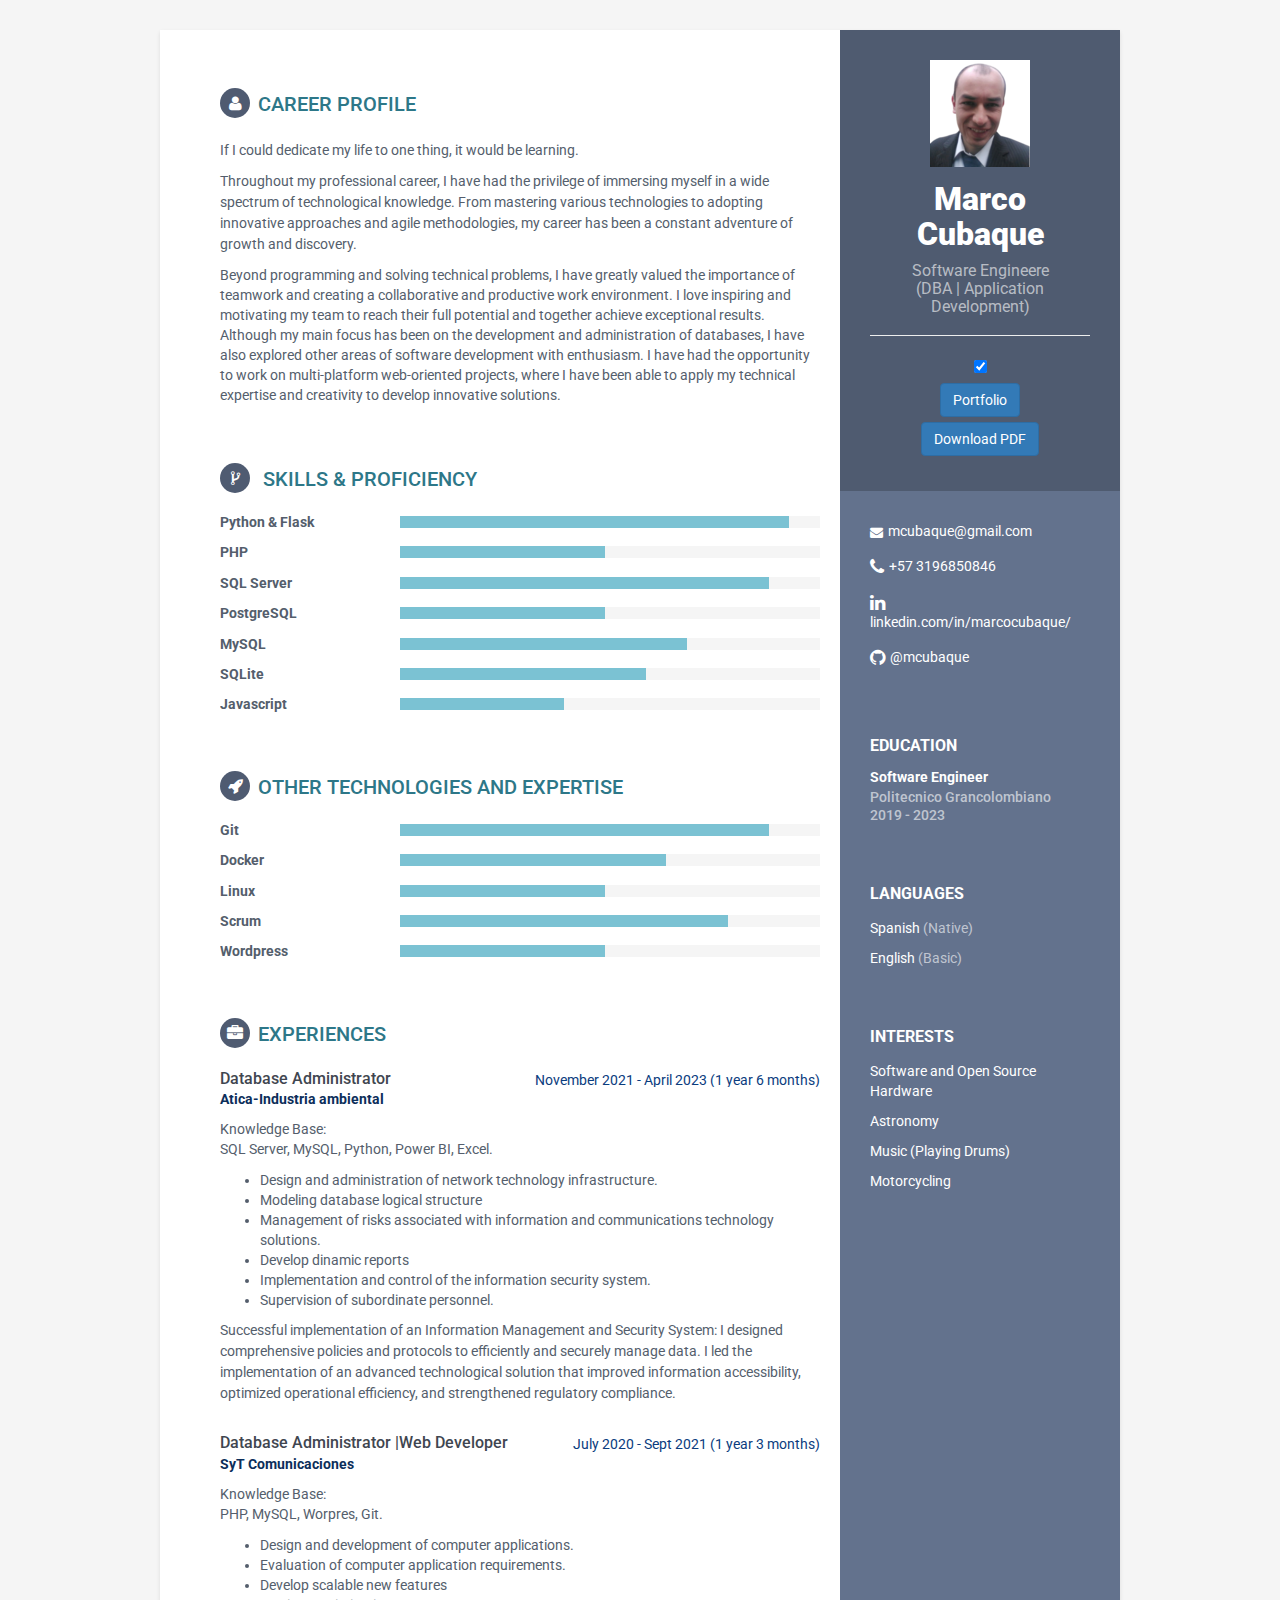
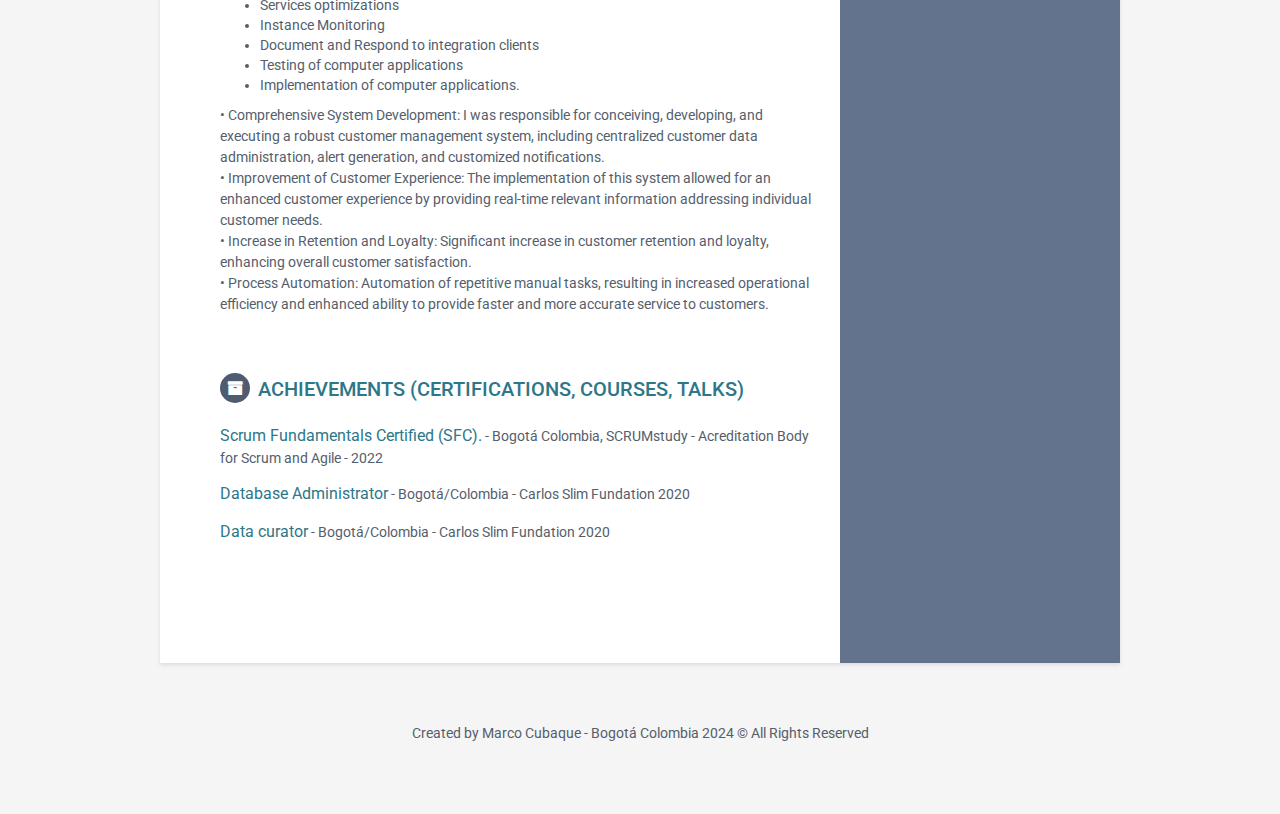
<file: index.html>
<!DOCTYPE html>
<!--[if IE 8]> <html lang="en" class="ie8"> <![endif]-->
<!--[if IE 9]> <html lang="en" class="ie9"> <![endif]-->
<!--[if !IE]><!--> <html lang="es"> <!--<![endif]-->

<head>
    <title>CV - Marco Cubaque</title>
    <!-- Meta -->
    <meta charset="utf-8">
    <meta http-equiv="X-UA-Compatible" content="IE=edge">
    <meta name="viewport" content="width=device-width, initial-scale=1.0">
    <meta name="description" content="Responsive HTML5 Resume/CV">
    <meta name="author" content="Xiaoying Riley at 3rd Wave Media">
    <link rel="shortcut icon" href="favicon.ico">
    <link href='https://fonts.googleapis.com/css?family=Roboto:400,500,400italic,300italic,300,500italic,700,700italic,900,900italic' rel='stylesheet' type='text/css'>
    <!-- Global CSS -->
    <link rel="stylesheet" href="assets/plugins/bootstrap/css/bootstrap.min.css">
    <!-- Plugins CSS -->
    <link rel="stylesheet" href="assets/plugins/font-awesome/css/font-awesome.css">
    <link href="https://gitcdn.github.io/bootstrap-toggle/2.2.2/css/bootstrap-toggle.min.css" rel="stylesheet">

    <!-- Theme CSS -->
    <link id="theme-style" rel="stylesheet" href="assets/css/styles.css">
    <!-- HTML5 shim and Respond.js for IE8 support of HTML5 elements and media queries -->
    <!--[if lt IE 9]>
      <script src="https://oss.maxcdn.com/html5shiv/3.7.2/html5shiv.min.js"></script>
      <script src="https://oss.maxcdn.com/respond/1.4.2/respond.min.js"></script>
    <![endif]-->
</head>

<body>
    <div class="wrapper">
        <div class="sidebar-wrapper">
            <div class="profile-container">
                <img class="profile" src="assets/images/marco.png" alt="" />
                <h1 class="name">Marco Cubaque</h1>
                <h3 class="tagline english">Software Engineere</br>(DBA | Application Development)</h3>
                <h3 class="tagline spanish hidden">Ingeniero de Software </br>(DBA | Desarrollo de aplicaciones)</h3>
                <hr>




                <div class="text-center">
                    <input id="language" type="checkbox" checked data-offstyle="warning"
                    data-toggle="toggle" data-on="English" data-off="Spanish">
                </div>

                <div class="text-center english"><a class="btn btn-primary" 
                    href="./portfolio/portafolio.html">Portfolio</a></div>
                
                <div class="text-center english"><a target="_blank" class="btn btn-primary" 
                    href="./assets/pdf/MarcoResumeEng.pdf">Download PDF</a></div>
                    
                <div class="text-center  spanish hidden"><a class="btn btn-primary" 
                    href="./portfolio/portafolio.html">Ver Portafolio</a></div>
                
                <div class="text-center  spanish hidden"><a target="_blank" class="btn btn-primary" 
                    href="./assets/pdf/MarcoResume.pdf">Descargar PDF</a></div>
                

            </div><!--// Perfil-->

            <div class="contact-container container-block">
                <ul class="list-unstyled contact-list">
                    <li class="email"><i class="fa fa-envelope"></i><a href="#" >mcubaque@gmail.com</a></li>
                    <li class="phone"><i class="fa fa-phone"></i>+57 3196850846</li>
                    <li class="linkedin"><i class="fa fa-linkedin"></i><a href="https://www.linkedin.com/in/marcocubaque/" target="_blank">linkedin.com/in/marcocubaque/</a></li>
                    <li class="github"><i class="fa fa-github"></i><a href="https://github.com/mcubaque" target="_blank">@mcubaque</a></li>

                </ul>
            </div><!--//Contacto-->
            <div class="education-container container-block">
                <h2 class="container-block-title english"> Education </h2>
                <h2 class="container-block-title spanish hidden"> Educación </h2>
                <div class="item">
                    <h4 class="degree english">Software Engineer</h4>
                    <h4 class="degree spanish hidden">Ingeniero de Software</h4>
                    <h5 class="meta">Politecnico Grancolombiano</h5>
                    <div class="time">2019 - 2023</div>
                </div><!--//item-->
            </div><!--//Educación y estudios-->

            
            <div class="languages-container container-block">
                <h2 class="container-block-title english">Languages</h2>
                <h2 class="container-block-title spanish hidden">Idiomas</h2>
                <ul class="list-unstyled interests-list english">
                    <li>Spanish <span class="lang-desc">(Native)</span></li>
                    <li>English <span class="lang-desc">(Basic)</span></li>
                </ul>
                <ul class="list-unstyled interests-list spanish hidden">
                    <li>Español <span class="lang-desc">(Nativo)</span></li>
                    <li>Ingles <span class="lang-desc">(Basico)</span></li>
                </ul>
            </div><!--//Idiomas-->



            <div class="interests-container container-block english">
                <h2 class="container-block-title">Interests</h2>
                <ul class="list-unstyled interests-list">
                    <li>Software and Open Source Hardware</li>
                    <li>Astronomy</li>
                    <li>Music (Playing Drums)</li>
                    <li>Motorcycling</li>
                </ul>
            </div><!--//interests-->
            <div class="interests-container container-block spanish hidden">
                <h2 class="container-block-title">Intereses</h2>
                <ul class="list-unstyled interests-list">
                    <li>Software, Hardware y Cultura de Código Abierto</li>
                    <li>Astronomia</li>
                    <li>Música (Tocar Batería)</li>
                    <li>Motociclismo</li>
                </ul>
            </div><!--//interests-->

        </div><!--//sidebar-->

        <div class="main-wrapper">


 			<section class="section summary-section">
                
                <h2 class="section-title english"><i class="fa fa-user"></i>Career Profile </h2>
                <h2 class="section-title spanish hidden"><i class="fa fa-user"></i>Perfil Profesional </h2>
                <div class="summary">
                    
<div class="self-desc english">
    <p>
        If I could dedicate my life to one thing, it would be learning.

    </p>

    <p>

        Throughout my professional career, I have had the privilege of immersing myself 
        in a wide spectrum of technological knowledge. From mastering various technologies 
        to adopting innovative approaches and agile methodologies, my career has been 
        a constant adventure of growth and discovery.
    </p>
        Beyond programming and solving technical problems, I have greatly valued the importance 
        of teamwork and creating a collaborative and productive work environment. I love inspiring 
        and motivating my team to reach their full potential and together achieve exceptional results.

        Although my main focus has been on the development and administration of databases, 
        I have also explored other areas of software development with enthusiasm. I have had the opportunity 
        to work on multi-platform web-oriented projects, where I have been able to apply my technical 
        expertise and creativity to develop innovative solutions.
    </p>

</div>
<div class="self-desc spanish hidden">
    <p>
        Si pudiera hacer algo por toda mi vida, sería aprender.

    </p>

    <p>
        A lo largo de mi trayectoria profesional, he tenido el privilegio de sumergirme en un amplio espectro 
        de conocimientos tecnológicos. Desde el dominio de diversas tecnologías hasta la adopción de enfoques 
        innovadores y metodologías ágiles, mi carrera ha sido una aventura constante de crecimiento y descubrimiento..
    </p>
    Más allá de la programación y la resolución de problemas técnicos, he valorado enormemente la importancia de 
    trabajar en equipo y crear un ambiente de trabajo colaborativo y productivo. Me encanta inspirar y motivar a 
    mi equipo para alcanzar su máximo potencial y juntos lograr resultados excepcionales.

    Aunque mi enfoque principal ha sido en el desarrollo y administración de bases de datos, también he explorado 
    otras áreas del desarrollo de software con entusiasmo. He tenido la oportunidad de trabajar en proyectos 
    multiplataforma orientados a la web, donde he podido aplicar mi experiencia técnica y creatividad para desarrollar soluciones innovadoras.
    
    Mi compromiso constante es seguir creciendo, aprendiendo y superando desafíos en este apasionante campo de la tecnología, y estoy emocionado por lo que el futuro me depara.
    </p>

</div>


                </div><!--//resumen-->
            </section><!--//section-->


            <section class="skills-section section">
                <h2 class="section-title english"><i class="fa fa-code-fork"></i> Skills & Proficiency </h2>
                <h2 class="section-title spanish hidden"><i class="fa fa-code-fork"></i>Habilidades y Destrezas</h2>
                <div class="skillset">
                    <div class="item">
                        <h3 class="level-title">Python & Flask</h3>
                        <div class="level-bar">
                            <div class="level-bar-inner" data-level="95%">
                            </div>
                        </div><!--//level-bar-->
                    </div><!--//item-->

                    <div class="item">
                        <h3 class="level-title">PHP</h3>
                        <div class="level-bar">
                            <div class="level-bar-inner" data-level="50%">
                            </div>
                        </div><!--//level-bar-->
                    </div><!--//item-->
                    
                    <div class="item">
                        <h3 class="level-title">SQL Server</h3>
                        <div class="level-bar">
                            <div class="level-bar-inner" data-level="90%">
                            </div>
                        </div><!--//level-bar-->
                    </div><!--//item-->

                    <div class="item">
                        <h3 class="level-title">PostgreSQL</h3>
                        <div class="level-bar">
                            <div class="level-bar-inner" data-level="50%">
                            </div>
                        </div><!--//level-bar-->
                    </div><!--//item-->
                    <div class="item">
                        <h3 class="level-title">MySQL</h3>
                        <div class="level-bar">
                            <div class="level-bar-inner"  data-level="70%">
                            </div>
                        </div><!--//level-bar-->
                    </div><!--//item-->
                     
                    <div class="item">
                        <h3 class="level-title">SQLite</h3>
                        <div class="level-bar">
                            <div class="level-bar-inner" data-level="60%">
                            </div>
                        </div><!--//level-bar-->
                    </div><!--//item-->
                    
                    <div class="item">
                        <h3 class="level-title">Javascript</h3>
                        <div class="level-bar">
                            <div class="level-bar-inner" data-level="40%">
                            </div>
                        </div><!--//level-bar-->
                    </div><!--//item-->
                    

                </div>
            </section><!--//-Habulidades-->

            <section class="skills-section section">
                <h2 class="section-title english"><i class="fa fa-rocket"></i>Other technologies and expertise</h2>
                <h2 class="section-title spanish hidden"><i class="fa fa-rocket"></i>Otras tecnologías y conocimientos</h2>
                <div class="skillset">

                    <div class="item">
                        <h3 class="level-title">Git</h3>
                        <div class="level-bar">
                            <div class="level-bar-inner" data-level="90%">
                            </div>
                        </div><!--//level-bar-->
                    </div><!--//item-->                 

                    <div class="item">
                        <h3 class="level-title">Docker</h3>
                        <div class="level-bar">
                            <div class="level-bar-inner" data-level="65%">
                            </div>
                        </div><!--//level-bar-->
                    </div><!--//item-->
                    
                    <div class="item">
                        <h3 class="level-title">Linux</h3>
                        <div class="level-bar">
                            <div class="level-bar-inner" data-level="50%">
                            </div>
                        </div><!--//level-bar-->
                    </div><!--//item-->

                    <div class="item">
                        <h3 class="level-title">Scrum</h3>
                        <div class="level-bar">
                            <div class="level-bar-inner" data-level="80%">
                            </div>
                        </div><!--//level-bar-->
                    </div><!--//item-->

                    <div class="item">
                        <h3 class="level-title">Wordpress</h3>
                        <div class="level-bar">
                            <div class="level-bar-inner" data-level="50%">
                            </div>
                        </div><!--//level-bar-->
                    </div><!--//item-->

                </div>
            </section><!--//-Habulidades--> 


            <section class="section experiences-section">
                <h2 class="section-title english"><i class="fa fa-briefcase"></i>Experiences </h2>
                <h2 class="section-title spanish hidden"><i class="fa fa-briefcase"></i>Experiencias </h2>




                <div class="item">
                    <div class="meta">
                        <div class="upper-row">
                            <h3 class="job-title">Database Administrator</h3>

                            <div class="time english">November 2021 - April 2023 (1 year 6 months)</div>
                            <div class="time spanish hidden">Noviembre de 2021 - Abril de 2023 (1 año 6 meses)</div>
                        </div><!--//upper-row-->
                        <div class="company">Atica-Industria ambiental</div>
                    </div><!--//meta-->
                    <div class="details">

                        <span class="english">Knowledge Base: </span>
                        <span class="spanish hidden">Base de Conocimientos: </span>
                        <p>
                            SQL Server, MySQL, Python, Power BI, Excel.
                        </p>
                        <ul class="spanish hidden">
                            <li>Diseño y administración de la infraestructura tecnológica de red.</li>
                            <li>Análisis y creación de modelos relacionales</li>
                            <li>Gestión de riesgos de soluciones de tecnologías de la información y las
                                comunicaciones.</li>
                            <li>Creacion de reportes dinamicos</li>
                            <li>Implementación y control del sistema de seguridad de la información.</li>
                            <li>Supervisión de personal a cargo.</li>
                        </ul>
                        <ul class="english">

                            <li>Design and administration of network technology infrastructure.</li>
                            <li>Modeling database logical structure</li>
                            <li>Management of risks associated with information and communications technology solutions.</li>
                            <li>Develop dinamic reports</li>
                            <li>Implementation and control of the information security system.</li>
                            <li>Supervision of subordinate personnel.</li>
                        </ul>


                    <p class="english">Successful implementation of an Information Management and Security System: 
                        I designed comprehensive policies and protocols to efficiently and securely manage data. 
                        I led the implementation of an advanced technological solution that improved information accessibility, 
                        optimized operational efficiency, and strengthened regulatory compliance.
                    </p>

                    <p class="spanish hidden">•Implementación exitosa de un Sistema de Gestión y Seguridad de la
                        Información: Diseñé políticas y protocolos integrales para gestionar datos
                        de manera eficiente y segura. Lideré la implementación de una solución
                        tecnológica avanzada que mejoró la accesibilidad a la información, optimicé la
                        eficiencia operativa y fortalecí el cumplimiento normativo
                    </p>
                    </div><!--//details-->
                </div>

                

                <div class="item">
                    <div class="meta">
                        <div class="upper-row">
                            <h3 class="job-title">Database Administrator |Web Developer</h3>
                            <div class="time english">July 2020 - Sept 2021 (1 year 3 months) </div>
                            <div class="time spanish hidden">Julio de 2020 - Sept de 2021 (1 año 3 meses) </div>
                        </div><!--//upper-row-->
                        <div class="company">SyT Comunicaciones</div>
                    </div><!--//meta-->
                    <div class="details">
                        <span class="english">Knowledge Base: </span>
                        <span class="spanish hidden">Base de Conocimientos: </span>

                        <p>
                            PHP, MySQL, Worpres, Git.
                        </p>
                        <ul class="english">
                            <li>Design and development of computer applications.</li>
                            <li>Evaluation of computer application requirements.</li>
                            <li>Develop scalable new features</li>
                            <li>Services optimizations</li>
                            <li>Instance Monitoring</li>
                            <li>Document and Respond to integration clients</li>
                            <li>Testing of computer applications</li>
                            <li>Implementation of computer applications.</li>
                        </ul>
                        <ul class="spanish hidden">
                            <li>Diseño y desarrollo de aplicaciones informáticas.</li>
                            <li>Evaluación de requisitos de aplicaciones informáticas.</li>
                            <li>Planeación de estructuras escalables</li>
                            <li>Optimización de servicios</li>
                            <li>Monitoreo de Instancias</li>
                            <li>Documentar y Responder a clientes de integración</li>
                            <li>Pruebas de aplicaciones informáticas.</li>
                            <li>Implementación de aplicaciones informáticas.</li>
                        </ul>

                        <p class="english">• Comprehensive System Development: I was responsible for conceiving, developing, 
                            and executing a robust customer management system, including centralized customer data administration, 
                            alert generation, and customized notifications. <br>
                            • Improvement of Customer Experience: The implementation of this system allowed for an enhanced customer 
                            experience by providing real-time relevant information addressing individual customer needs. <br>
                            • Increase in Retention and Loyalty: Significant increase in customer retention and loyalty, 
                            enhancing overall customer satisfaction. <br>
                            • Process Automation: Automation of repetitive manual tasks, resulting in increased operational 
                            efficiency and enhanced ability to 
                            provide faster and more accurate service to customers.
                       </p>
                       <p class="spanish hidden">•Desarrollo Integral del Sistema: Fui el responsable de concebir, desarrollar
                        y ejecutar un sistema de gestión de clientes robusto, que incluye la
                        administración centralizada de datos de clientes, la generación de alertas y
                        notificaciones personalizadas. <br>
                        •Mejora de la Experiencia del Cliente: La implementación de este sistema
                        permitió ofrecer una experiencia del cliente mejorada al proporcionar
                        información relevante en tiempo real que atienden las necesidades
                        individuales de los clientes. <br>
                        •Incremento de la Retención y la Fidelización: Aumento significativo en la
                        retención de clientes y en la fidelización, mejorando la satisfacción general del
                        cliente. <br>
                        •Automatización de Procesos: Automatización de tareas manuales repetitivas,
                        lo que resultó en una mayor eficiencia operativa y una mayor capacidad para
                        brindar un servicio más rápido y preciso a clientes.
                        </p>
                    </div><!--//details-->
                </div>


            </section><!--//section-->



            <div class="english">
                <section class="section projects-section">
                    <h2 class="section-title"><i class="fa fa-archive"></i>Achievements (Certifications, Courses, Talks)</h2>
                    <div class="item">
                        <span class="project-title"><a target="_blank" href="https://www.scrumstudy.com/certification/verify?type=SFC&number=945920" >Scrum Fundamentals Certified (SFC).</a></span>
                         - <span class="project-tagline">Bogotá Colombia, SCRUMstudy - Acreditation Body for Scrum and Agile - 2022</span>
                    </div><!--//item-->
                    <div class="item">
                        <span class="project-title"><a target="_blank" href="https://capacitateparaelempleo.org/verifica/99fe41d0-01aa-49dc-b5f9-0dacdc75b2d4/3e557d47-49c3-4368-8da3-815638a058f6" >Database Administrator</a></span>
                         - <span class="project-tagline">Bogotá/Colombia - Carlos Slim Fundation 2020</span>
                    </div><!--//item-->
                    
                    <div class="item">
                        <span class="project-title"><a target="_blank" href="https://capacitateparaelempleo.org/verifica/99fe41d0-01aa-49dc-b5f9-0dacdc75b2d4/20ed1c4e-3c64-44cc-b007-07fb261cdd4c" >Data curator</a></span>
                         - <span class="project-tagline">Bogotá/Colombia - Carlos Slim Fundation 2020</span>
                    </div><!--//item-->                
                    
                </section><!--//section-->  
            </div>
            

            <div class="spanish hidden">
                <section class="section projects-section">
                    <h2 class="section-title"><i class="fa fa-archive"></i>Certificaciones, Cursos, Talleres</h2>
    
                    <div class="item">
                        <span class="project-title"><a target="_blank" href="https://www.scrumstudy.com/certification/verify?type=SFC&number=945920" >Scrum Fundamentals Certified (SFC).</a></span>
                         - <span class="project-tagline">Bogotá Colombia, SCRUMstudy - Cuerpo de acreditación para Scrum and Agile - 2022</span>
                    </div><!--//item-->
                    
                    <div class="item">
                        <span class="project-title"><a target="_blank" href="https://capacitateparaelempleo.org/verifica/99fe41d0-01aa-49dc-b5f9-0dacdc75b2d4/3e557d47-49c3-4368-8da3-815638a058f6" >Administrador de bases de datos</a></span>
                         - <span class="project-tagline">Bogotá/Colombia - Fundación Carlos Slim 2020</span>
                    </div><!--//item-->                
                    <div class="item">
                        <span class="project-title"><a target="_blank" href="https://capacitateparaelempleo.org/verifica/99fe41d0-01aa-49dc-b5f9-0dacdc75b2d4/20ed1c4e-3c64-44cc-b007-07fb261cdd4c" >Curador de datos</a></span>
                         - <span class="project-tagline">Bogotá/Colombia - Fundación Carlos Slim 2020</span>
                    </div><!--//item-->
                    
                </section><!--//section-->  
            </div>
            



        </div><!--//main-body-->
    </div>

    <footer class="footer">
        <div class="text-center">
            <p>Created by Marco Cubaque - Bogotá Colombia 2024 &copy All Rights Reserved</p>
        </div>
    </footer><!--//footer-->

    <!-- Javascript -->
    <script type="text/javascript" src="assets/plugins/jquery-1.11.3.min.js"></script>
    <script type="text/javascript" src="assets/plugins/bootstrap/js/bootstrap.min.js"></script>
    <script src="https://gitcdn.github.io/bootstrap-toggle/2.2.2/js/bootstrap-toggle.min.js"></script>
    <!-- custom js -->
    <script type="text/javascript" src="assets/js/main.js"></script>
</body>
</html>
</file>
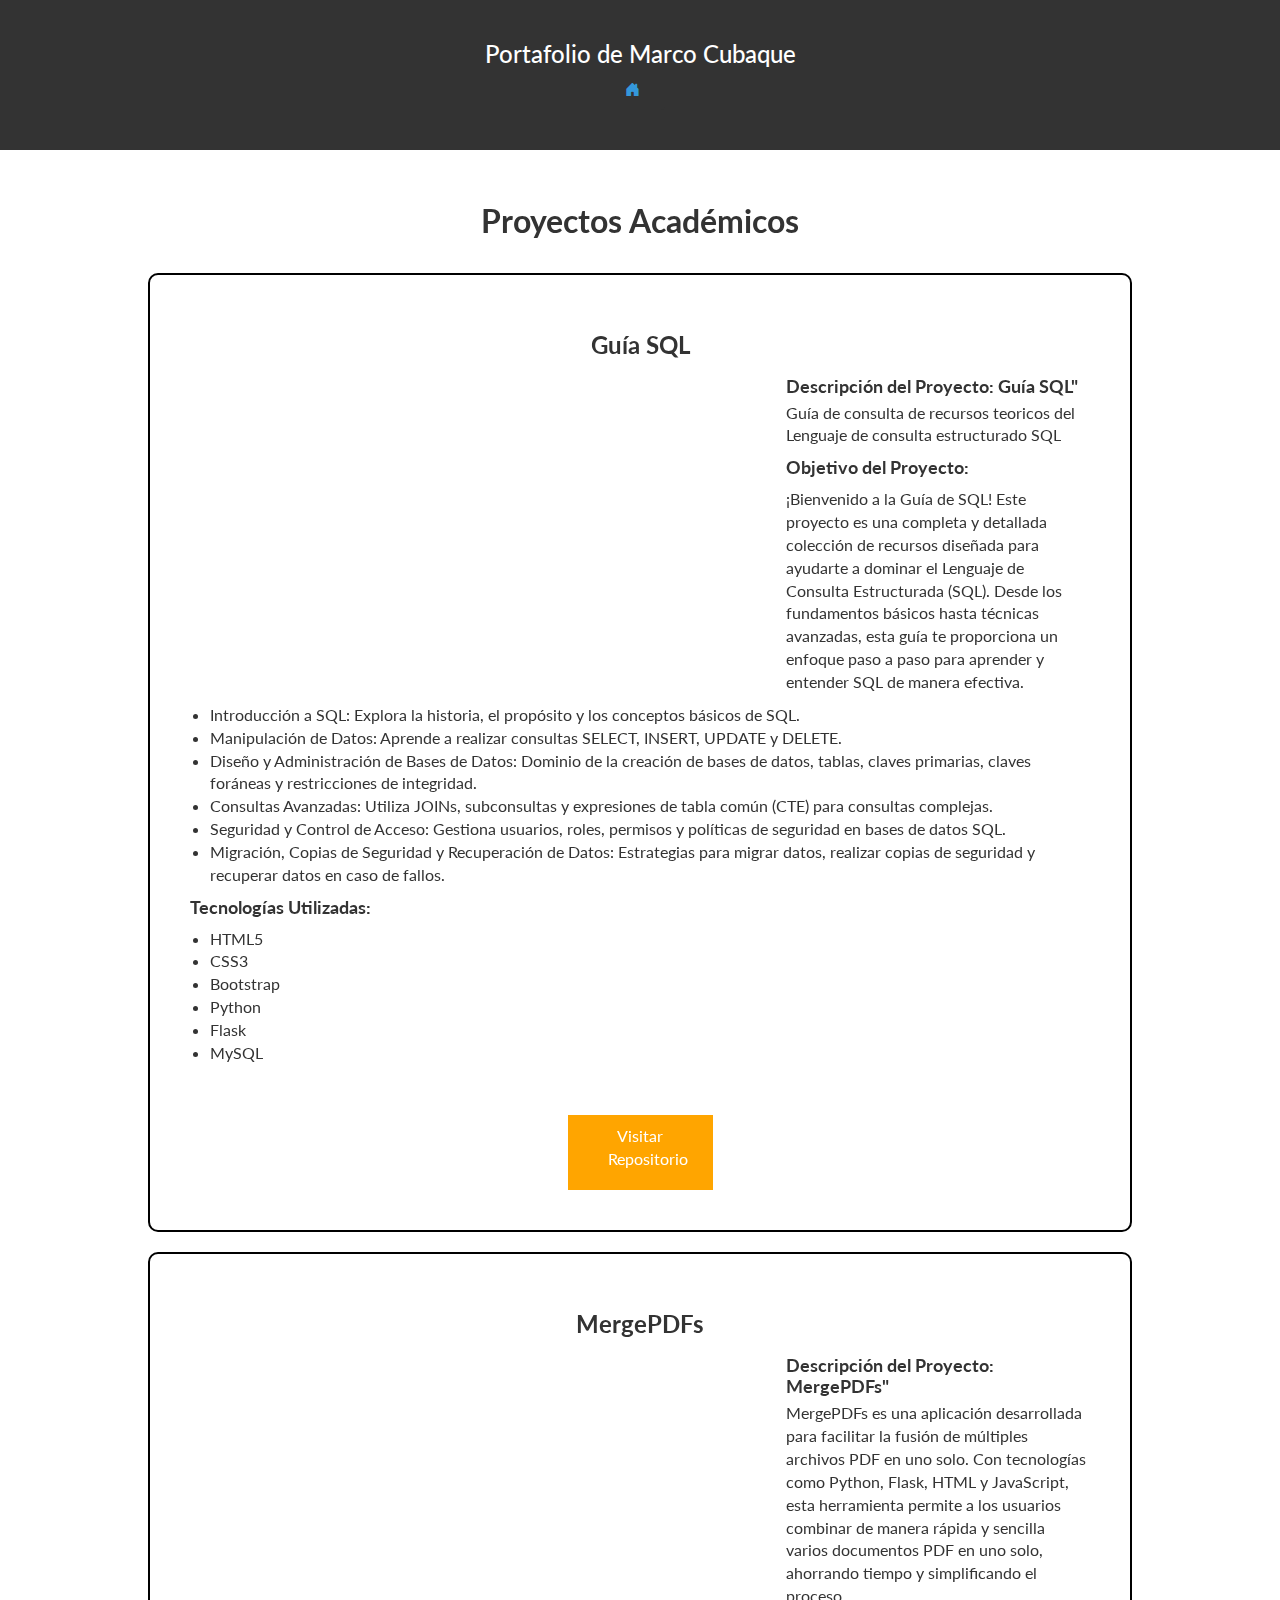
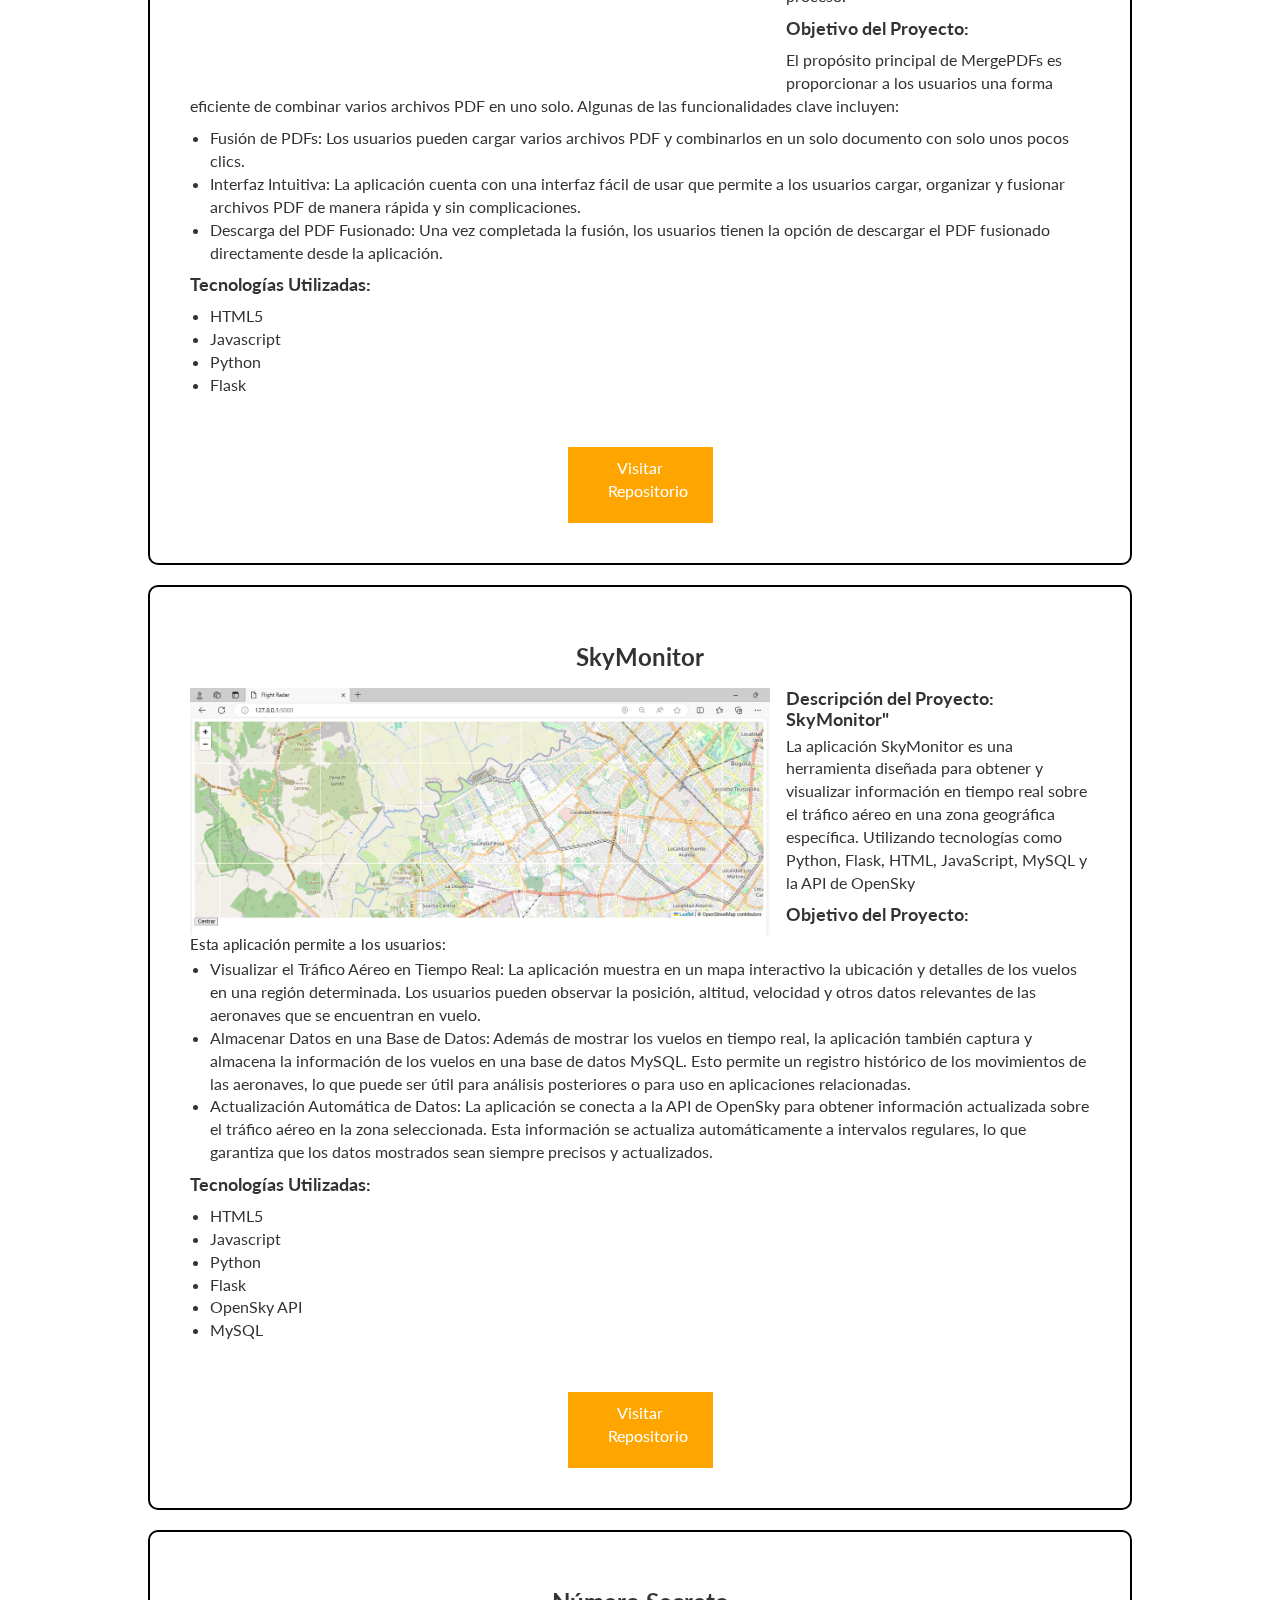
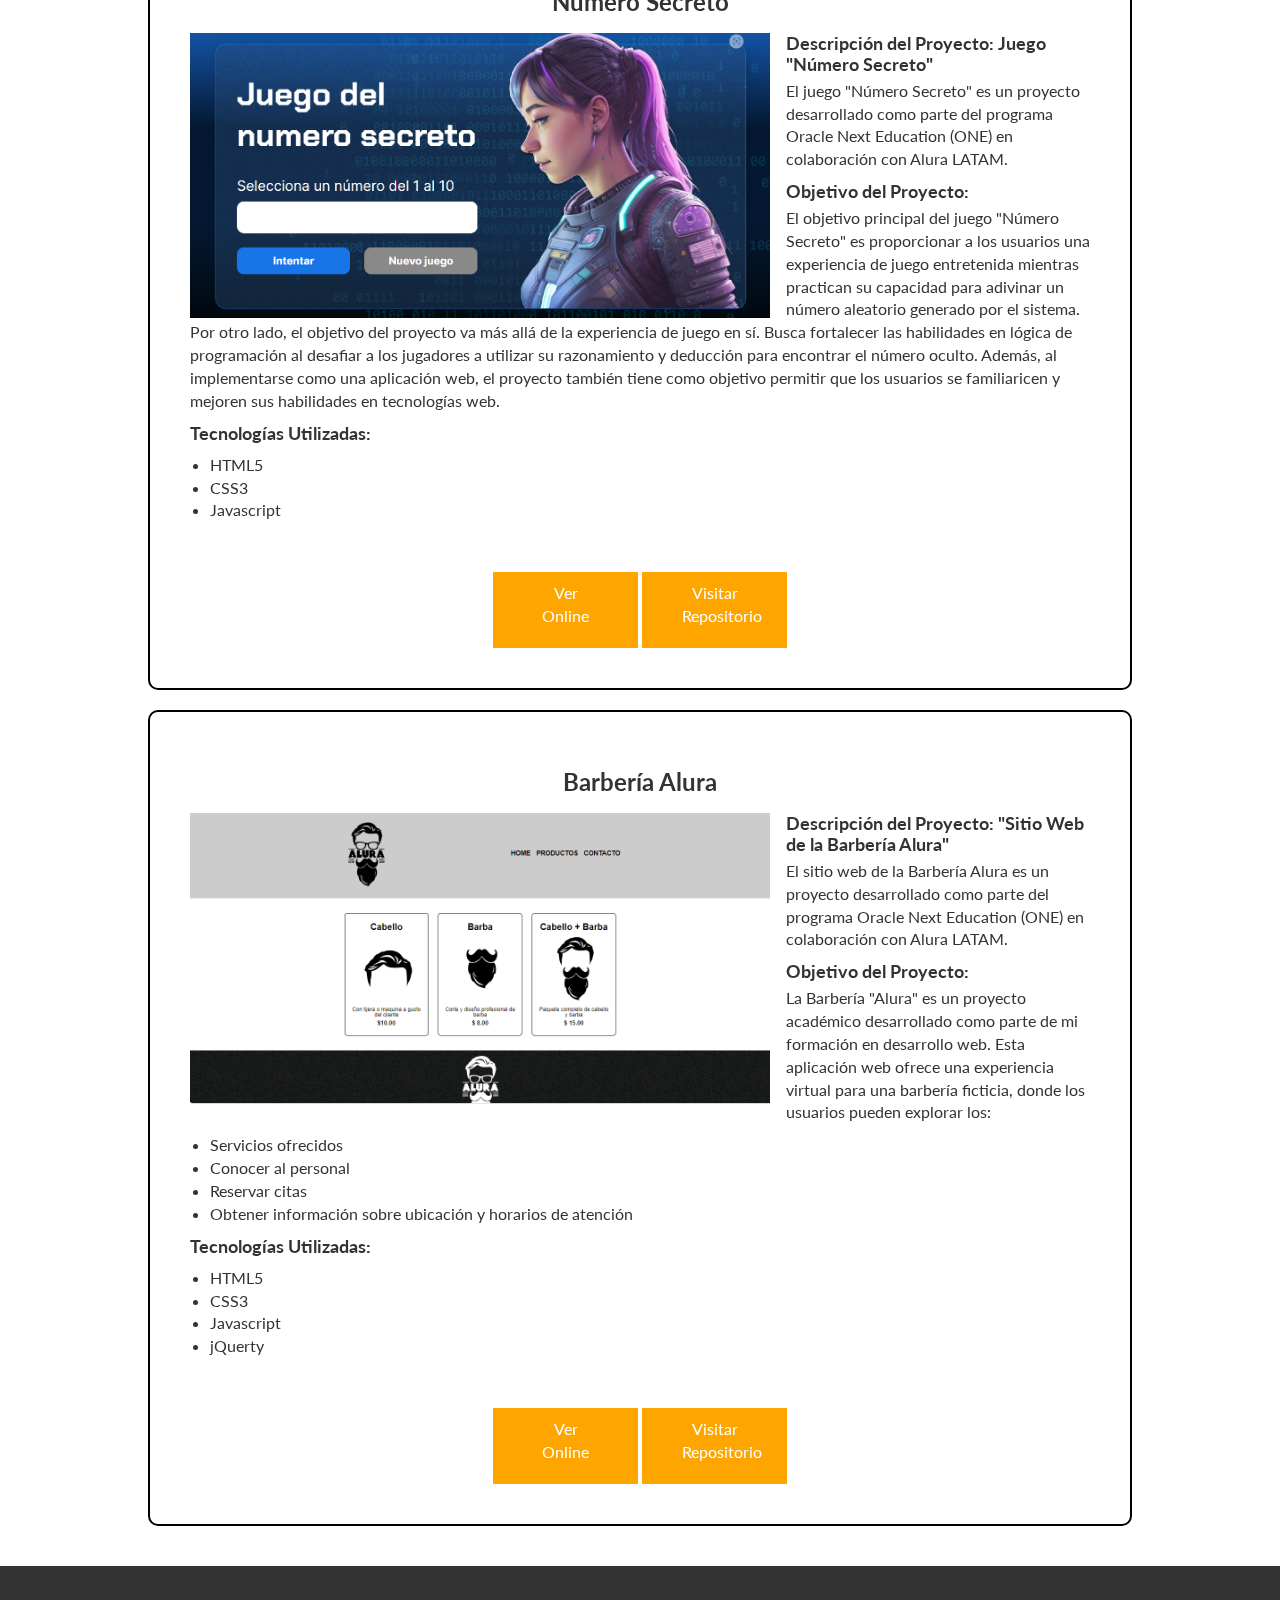
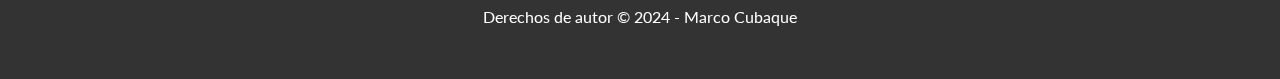
<file: portfolio/portafolio.html>
<!DOCTYPE html>
<html class="no-js" lang="en">

<head>
    <meta charset="utf-8">
    <meta http-equiv="X-UA-Compatible" content="IE=edge">
    <meta name="viewport" content="width=device-width, initial-scale=1">
    <title>Mi Portafolio</title>
	<link rel="shortcut icon" href="favicon.ico" type="image/x-icon">
	<link rel="icon" href="favicon.ico" type="image/x-icon">
    <link href="https://fonts.googleapis.com/css?family=Lato:300,400,700,900" rel="stylesheet">
    <link rel="stylesheet" href="libs/font-awesome/css/font-awesome.min.css">
    <link href="https://cdn.jsdelivr.net/npm/bootstrap@5.3.3/dist/css/bootstrap.min.css" rel="stylesheet" integrity="sha384-QWTKZyjpPEjISv5WaRU9OFeRpok6YctnYmDr5pNlyT2bRjXh0JMhjY6hW+ALEwIH" crossorigin="anonymous">
    <link href="css/bootstrap.min.css" rel="stylesheet">
    <link href="css/styles.css" rel="stylesheet">
    <link href="css/image_scroll.css" rel="stylesheet">
    <link href="https://cdn.jsdelivr.net/npm/bootstrap-icons/font/bootstrap-icons.css" rel="stylesheet">
</head>

<body> 

    <header>
        <div class="container">
            <h1>Portafolio de Marco Cubaque</h1>
            <nav>
                <ul>
                    <li><a href="https://mcubaque.github.io/cvPortafolio/" class=""><i class="bi bi-house-door-fill"></i></a></li>
                </ul>
            </nav>
        </div>
    </header>

    <main class="container"> 
    
        <h1 class="titulo-principal" >Proyectos Académicos</h1>
    <section class="border-sections">
        <div class="box-content">

            <h1 class="project-title">Guía SQL</h1>
            
            <div class="imagen-explicativa">
                <div class="video">
                    <iframe width="100%" height="315" src="https://www.youtube.com/embed/k_W6vyeT7Vw?si=T9ssEqlbzALCh51x" title="YouTube video player" frameborder="0" allow="accelerometer; autoplay; clipboard-write; encrypted-media; gyroscope; picture-in-picture; web-share" allowfullscreen></iframe>
                </div>
            </div>
            <h3>Descripción del Proyecto: Guía SQL"</h3>
            <p>
                Guía de consulta de recursos teoricos del Lenguaje de consulta estructurado SQL
            </p>
            <h3>Objetivo del Proyecto:</h3>
            <p>
                <p>¡Bienvenido a la Guía de SQL! Este proyecto es una completa y detallada colección de recursos diseñada para ayudarte a dominar el Lenguaje de Consulta Estructurada (SQL). Desde los fundamentos básicos hasta técnicas avanzadas, esta guía te proporciona un enfoque paso a paso para aprender y entender SQL de manera efectiva.</p>
                <ul>
                <li>Introducción a SQL: Explora la historia, el propósito y los conceptos básicos de SQL.
                </li>                
                <li>Manipulación de Datos: Aprende a realizar consultas SELECT, INSERT, UPDATE y DELETE.
                </li>
                <li>Diseño y Administración de Bases de Datos: Dominio de la creación de bases de datos, tablas, claves primarias, claves foráneas y restricciones de integridad.
                </li>
                <li>Consultas Avanzadas: Utiliza JOINs, subconsultas y expresiones de tabla común (CTE) para consultas complejas.
                </li>
                <li>Seguridad y Control de Acceso: Gestiona usuarios, roles, permisos y políticas de seguridad en bases de datos SQL.
                </li>
                <li>Migración, Copias de Seguridad y Recuperación de Datos: Estrategias para migrar datos, realizar copias de seguridad y recuperar datos en caso de fallos.
                </li>
                </ul>
            </p>
            <h3>Tecnologías Utilizadas:</h3>
            <p> 
                <ul>
                    <li>HTML5</li> 
                    <li>CSS3</li> 
                    <li>Bootstrap</li> 
                    <li>Python</li> 
                    <li>Flask</li> 
                    <li>MySQL</li> 
                </ul>
            </p>
        </div>
        <div class="botones-container">
            <div>
                <button class="boton">
                    <a class="boton" target="_blank" href="https://github.com/mcubaque/MiCursoSQL">Visitar Repositorio</a>
                </button>
            </div>
        </div>
        
    </section>

    <section class="border-sections">
        <div class="box-content">

            <h1 class="project-title">MergePDFs</h1>
            
            <div class="imagen-explicativa">
                <div class="video">
                    <iframe width="100%" height="315" src="https://www.youtube.com/embed/2YCvUpG7Xgc?si=zmYz0fJ8idudQy8z" title="YouTube video player" frameborder="0" allow="accelerometer; autoplay; clipboard-write; encrypted-media; gyroscope; picture-in-picture; web-share" allowfullscreen></iframe>
                </div>
            </div>
            <h3>Descripción del Proyecto: MergePDFs"</h3>
            <p>
                MergePDFs es una aplicación desarrollada para facilitar la fusión de múltiples archivos PDF en uno solo. Con tecnologías como Python, Flask, HTML y JavaScript, esta herramienta permite a los usuarios combinar de manera rápida y sencilla varios documentos PDF en uno solo, ahorrando tiempo y simplificando el proceso. 
            </p>
            <h3>Objetivo del Proyecto:</h3>
            <p>
                <p>El propósito principal de MergePDFs es proporcionar a los usuarios una forma eficiente de combinar varios archivos PDF en uno solo. Algunas de las funcionalidades clave incluyen:</p>
                <ul>
                <li>Fusión de PDFs: Los usuarios pueden cargar varios archivos PDF y combinarlos en un solo documento con solo unos pocos clics.</li>
                
                <li>Interfaz Intuitiva: La aplicación cuenta con una interfaz fácil de usar que permite a los usuarios cargar, organizar y fusionar archivos PDF de manera rápida y sin complicaciones.</li>
                
                <li>Descarga del PDF Fusionado: Una vez completada la fusión, los usuarios tienen la opción de descargar el PDF fusionado directamente desde la aplicación.</li>
                </ul>
            </p>
            <h3>Tecnologías Utilizadas:</h3>
            <p> 
                <ul>
                    <li>HTML5</li> 
                    <li>Javascript</li> 
                    <li>Python</li> 
                    <li>Flask</li> 
                </ul>
            </p>
        </div>
        <div class="botones-container">
            <div>
                <button class="boton">
                    <a class="boton" target="_blank" href="https://github.com/mcubaque/mergePDFs">Visitar Repositorio</a>
                </button>
            </div>
        </div>
        
    </section>

    <section class="border-sections">
        <div class="box-content">

            <h1 class="project-title">SkyMonitor</h1>
            
            <img class="imagen-explicativa" src="images/screems/Radar.png" alt="">
            <h3>Descripción del Proyecto: SkyMonitor"</h3>
            <p>
                La aplicación SkyMonitor es una herramienta diseñada para obtener y visualizar información en tiempo real sobre el tráfico aéreo en una zona geográfica específica. Utilizando tecnologías como Python, Flask, HTML, JavaScript, MySQL y la API de OpenSky 
            </p>
            <h3>Objetivo del Proyecto:</h3>
            <p>
                <h4>Esta aplicación permite a los usuarios:</h4>
                <ul>
                <li>Visualizar el Tráfico Aéreo en Tiempo Real: La aplicación muestra en un mapa interactivo la ubicación y detalles de los vuelos en una región determinada. Los usuarios pueden observar la posición, altitud, velocidad y otros datos relevantes de las aeronaves que se encuentran en vuelo.</li>
                
                <li>Almacenar Datos en una Base de Datos: Además de mostrar los vuelos en tiempo real, la aplicación también captura y almacena la información de los vuelos en una base de datos MySQL. Esto permite un registro histórico de los movimientos de las aeronaves, lo que puede ser útil para análisis posteriores o para uso en aplicaciones relacionadas.</li>
                
                <li>Actualización Automática de Datos: La aplicación se conecta a la API de OpenSky para obtener información actualizada sobre el tráfico aéreo en la zona seleccionada. Esta información se actualiza automáticamente a intervalos regulares, lo que garantiza que los datos mostrados sean siempre precisos y actualizados.</li>
                </ul>
            </p>
            <h3>Tecnologías Utilizadas:</h3>
            <p> 
                <ul>
                    <li>HTML5</li> 
                    <li>Javascript</li> 
                    <li>Python</li> 
                    <li>Flask</li> 
                    <li>OpenSky API</li> 
                    <li>MySQL</li>
                </ul>
            </p>
        </div>
        <div class="botones-container">
            <div>
                <button class="boton">
                    <a class="boton" target="_blank" href="https://github.com/mcubaque/radar">Visitar Repositorio</a>
                </button>
            </div>
        </div>
        
    </section>

    <section class="border-sections">
        <div class="box-content">

            <h1 class="project-title">Número Secreto</h1>
            
            <img class="imagen-explicativa" src="images/screems/numero-secreto.png" alt="Numero-Secreto">
            <h3>Descripción del Proyecto: Juego "Número Secreto"</h3>
            <p>
                El juego "Número Secreto" es un proyecto desarrollado como parte del programa Oracle Next Education (ONE) en colaboración con Alura LATAM. 
            </p>
            <h3>Objetivo del Proyecto:</h3>
            <p>
                El objetivo principal del juego "Número Secreto" es proporcionar a los usuarios una experiencia de juego entretenida mientras practican su capacidad para adivinar un número aleatorio generado por el sistema.
                Por otro lado, el objetivo del proyecto va más allá de la experiencia de juego en sí. Busca fortalecer las habilidades en lógica de programación al desafiar a los jugadores a utilizar su razonamiento y deducción para encontrar el número oculto. Además, al implementarse como una aplicación web, el proyecto también tiene como objetivo permitir que los usuarios se familiaricen y mejoren sus habilidades en tecnologías web.
            </p>
            <h3>Tecnologías Utilizadas:</h3>
            <p> 
                <ul>
                    <li>HTML5</li> 
                    <li>CSS3</li> 
                    <li>Javascript</li>
                </ul>
            </p>
        </div>
        <div class="botones-container">
            <div>
                <button class="boton">
                    <a class="boton" target="_blank" href="https://mcubaque.github.io/numeroSecreto/">Ver Online</a>
                </button>
                <button class="boton">
                    <a class="boton" target="_blank" href="https://github.com/mcubaque/numeroSecreto">Visitar Repositorio</a>
                </button>
            </div>
        </div>
    </section>

    <section class="border-sections">
        <div class="box-content">

            <h1 class="project-title">Barbería Alura</h1>
            
            <img class="imagen-explicativa" src="images/screems/alurabarb.png" alt="">
            <h3>Descripción del Proyecto: "Sitio Web de la Barbería Alura"</h3>
            <p>
                El sitio web de la Barbería Alura es un proyecto desarrollado como parte del programa Oracle Next Education (ONE) en colaboración con Alura LATAM.
            </p>
            <h3>Objetivo del Proyecto:</h3>
            <p>
                La Barbería "Alura" es un proyecto académico desarrollado como parte de mi formación en desarrollo web. Esta aplicación web ofrece una experiencia virtual para una barbería ficticia, donde los usuarios pueden explorar los:
                <ul>
                    <li>Servicios ofrecidos</li> 
                    <li>Conocer al personal</li> 
                    <li>Reservar citas</li> 
                    <li>Obtener información sobre ubicación y horarios de atención</li> 
                </ul>
            </p>
            <h3>Tecnologías Utilizadas:</h3>
            <p> 
                <ul>
                    <li>HTML5</li> 
                    <li>CSS3</li> 
                    <li>Javascript</li> 
                    <li>jQuerty</li>
                </ul>
            </p>
        </div>
        <div class="botones-container">
            <div>
                <button class="boton">
                    <a class="boton" target="_blank" href="https://mcubaque.github.io/barberiaAlura/">Ver Online</a>
                </button>
                <button class="boton">
                    <a class="boton" target="_blank" href="https://github.com/mcubaque/barberiaAlura">Visitar Repositorio</a>
                </button>
            </div>
        </div>
    </section>

</main>

</body>

<footer>
    <div class="container">
        <p>Derechos de autor © 2024 - Marco Cubaque</p>
    </div>
</footer>

</html>
</file>
<file: assets/css/styles.css>
body {
  font-family: 'Roboto', sans-serif;
  color: #545E6C;
  background: #f5f5f5;
  font-size: 14px;
  padding: 30px;
  -webkit-font-smoothing: antialiased;
  -moz-osx-font-smoothing: grayscale;
}
h1,
h2,
h3,
h4,
h5,
h6 {
  font-weight: 700;
}
a {
  color: #2d7788;
  -webkit-transition: all 0.4s ease-in-out;
  -moz-transition: all 0.4s ease-in-out;
  -ms-transition: all 0.4s ease-in-out;
  -o-transition: all 0.4s ease-in-out;
}
a:hover {
  text-decoration: underline;
  color: #1a454f;
}
a:focus {
  text-decoration: none;
}
p {
  line-height: 1.5;
}
.wrapper {
  background: #42A8C0;
  max-width: 960px;
  margin: 0 auto;
  position: relative;
  -webkit-box-shadow: 0px 2px 4px rgba(0, 0, 0, 0.1);
  -moz-box-shadow: 0px 2px 4px rgba(0, 0, 0, 0.1);
  box-shadow: 0px 2px 4px rgba(0, 0, 0, 0.1);
}
.sidebar-wrapper {
  background: #63728D;
  position: absolute;
  right: 0;
  width: 280px;
  height: 100%;
  min-height: 800px;
  color: #fff;
}
.sidebar-wrapper a {
  color: #fff;
}
.sidebar-wrapper .profile-container {
  padding: 30px;
  background: rgba(0, 0, 0, 0.2);
  text-align: center;
  color: #fff;
}
.sidebar-wrapper .name {
  font-size: 32px;
  font-weight: 900;
  margin-top: 0;
  margin-bottom: 10px;
}
.sidebar-wrapper .tagline {
  color: rgba(255, 255, 255, 0.6);
  font-size: 16px;
  font-weight: 400;
  margin-top: 0;
  margin-bottom: 0;
}
.sidebar-wrapper .profile {
  margin-bottom: 15px;
}
.sidebar-wrapper .contact-list .fa {
  margin-right: 5px;
  font-size: 18px;
  vertical-align: middle;
}
.sidebar-wrapper .contact-list li {
  margin-bottom: 15px;
}
.sidebar-wrapper .contact-list li:last-child {
  margin-bottom: 0;
}
.sidebar-wrapper .contact-list .email .fa {
  font-size: 13px;
}
.sidebar-wrapper .container-block {
  padding: 30px;
}
.sidebar-wrapper .container-block-title {
  text-transform: uppercase;
  font-size: 16px;
  font-weight: 700;
  margin-top: 0;
  margin-bottom: 15px;
}
.sidebar-wrapper .degree {
  font-size: 14px;
  margin-top: 0;
  margin-bottom: 5px;
}
.sidebar-wrapper .education-container .item {
  margin-bottom: 15px;
}
.sidebar-wrapper .education-container .item:last-child {
  margin-bottom: 0;
}
.sidebar-wrapper .education-container .meta {
  color: rgba(255, 255, 255, 0.6);
  font-weight: 500;
  margin-bottom: 0px;
  margin-top: 0;
}
.sidebar-wrapper .education-container .time {
  color: rgba(255, 255, 255, 0.6);
  font-weight: 500;
  margin-bottom: 0px;
}
.sidebar-wrapper .languages-container .lang-desc {
  color: rgba(255, 255, 255, 0.6);
}
.sidebar-wrapper .languages-list {
  margin-bottom: 0;
}
.sidebar-wrapper .languages-list li {
  margin-bottom: 10px;
}
.sidebar-wrapper .languages-list li:last-child {
  margin-bottom: 0;
}
.sidebar-wrapper .interests-list {
  margin-bottom: 0;
}
.sidebar-wrapper .interests-list li {
  margin-bottom: 10px;
}
.sidebar-wrapper .interests-list li:last-child {
  margin-bottom: 0;
}
.main-wrapper {
  background: #fff;
  padding: 60px;
  padding-right: 300px;
}
.main-wrapper .section-title {
  text-transform: uppercase;
  font-size: 20px;
  font-weight: 500;
  color: #2d7788;
  position: relative;
  margin-top: 0;
  margin-bottom: 20px;
}
.main-wrapper .section-title .fa {
  width: 30px;
  height: 30px;
  margin-right: 8px;
  display: inline-block;
  color: #fff;
  -webkit-border-radius: 50%;
  -moz-border-radius: 50%;
  -ms-border-radius: 50%;
  -o-border-radius: 50%;
  border-radius: 50%;
  -moz-background-clip: padding;
  -webkit-background-clip: padding-box;
  background-clip: padding-box;
  background: #4f5b71;
  text-align: center;
  padding-top: 8px;
  font-size: 16px;
  position: relative;
  top: -2px;
}
.main-wrapper .section {
  margin-bottom: 60px;
}
.main-wrapper .experiences-section .item {
  margin-bottom: 30px;
}
.main-wrapper .upper-row {
  position: relative;
  overflow: hidden;
  margin-bottom: 2px;
}
.main-wrapper .job-title {
  color: #3F4650;
  font-size: 16px;
  margin-top: 0;
  margin-bottom: 0;
  font-weight: 500;
}
.main-wrapper .time {
  position: absolute;
  right: 0;
  top: 0;
  color: #0A3C7E;
}
.main-wrapper .company {
  margin-bottom: 10px;
  color: #0C2E5A;
  font-weight: bold;
}
.main-wrapper .project-title {
  font-size: 16px;
  font-weight: 400;
  margin-top: 0;
  margin-bottom: 5px;
}
.main-wrapper .projects-section .intro {
  margin-bottom: 30px;
}
.main-wrapper .projects-section .item {
  margin-bottom: 15px;
}
.skillset .item {
  margin-bottom: 15px;
  overflow: hidden;
}
.skillset .level-title {
  font-size: 14px;
  margin-top: 0;
  margin-bottom: 12px;
}
.skillset .level-bar {
  height: 12px;
  background: #f5f5f5;
}
.skillset .level-bar-inner {
  height: 12px;
  background: #7bc2d3;
}
.footer {
  padding: 30px;
  padding-top: 60px;
}
.footer .copyright {
  line-height: 1.6;
  color: #545E6C;
  font-size: 13px;
}
.footer .fa-heart {
  color: #fb866a;
}

@media (max-width: 767px) {
  .sidebar-wrapper {
    position: static;
    width: inherit;
  }
  .main-wrapper {
    padding: 30px;
  }
  .main-wrapper .time {
    position: static;
    display: block;
    margin-top: 5px;
  }
  .main-wrapper .upper-row {
    margin-bottom: 0;
  }
}

@media (min-width: 992px) {
  .skillset .level-title {
    display: inline-block;
    float: left;
    width: 30%;
    margin-bottom: 0;
  }
  .skillset .level-bar {
    display: inline-block;
    width: 70%;
    float: left;
    position: relative;
    top: 1px;
  }
}

.profile-container .text-center{
  margin: 5px;
}
</file>
<file: portfolio/css/styles.css>
/*!
    Title: Dev Portfolio Template
    Version: 1.2.1
    Last Change: 08/28/2017
    Author: Ryan Fitzgerald
    Repo: https://github.com/RyanFitzgerald/devportfolio-template
    Issues: https://github.com/RyanFitzgerald/devportfolio-template/issues

    Description: This file contains all the styles associated with the page
    that don't come from third party libraries. This file gets compiled using
    Gulp and send to the /css folder which is then loaded on the page.
*/body{font-family:'Lato', sans-serif;font-size:16px}body.active{overflow:hidden;z-index:-1}.no-js #experience-timeline>div{background:#fff;padding:10px;margin-bottom:10px;border:1px solid #dcd9d9}.no-js #experience-timeline>div h3{font-size:1.5em;font-weight:300;color:#374054;display:inline-block;margin:0}.no-js #experience-timeline>div h4{font-size:1.2em;font-weight:300;color:#7e8890;margin:0 0 15px 0}.no-js #experience-timeline>div p{color:#74808a;font-size:0.9em;margin:0}.no-js #experience-timeline:before,.no-js #experience-timeline:after{content:none}@keyframes dropHeader{0%{transform:translateY(-100%)}100%{transform:translateY(0)}}header{position:absolute;top:0;left:0;right:0;text-align:center;z-index:10;animation-name:dropHeader;animation-iteration-count:1;animation-timing-function:ease;animation-duration:0.75s}header ul{display:inline-block;background:#fff;text-align:center;padding:10px;margin:0;border-bottom-right-radius:4px;border-bottom-left-radius:4px}header li{display:inline-block}header a{display:block;color:#3498db;padding:10px}header a:hover{color:#217dbb;text-decoration:none;background:#eee;border-radius:4px}header a:focus{color:#3498db;text-decoration:none}header.active{display:block}header.sticky{position:fixed;z-index:999}#menu.active{display:block}#mobile-menu-open{display:none;cursor:pointer;position:fixed;right:15px;top:10px;color:#3498db;font-size:1.5em;z-index:20;padding:0 7px;border-radius:4px;background:#fff}#mobile-menu-close{display:none;text-align:right;width:100%;background:#fff;font-size:1.5em;padding-right:15px;padding-top:10px;cursor:pointer;color:#3498db}#mobile-menu-close span{font-size:0.5em;text-transform:uppercase}#mobile-menu-close i{vertical-align:middle}footer{padding:50px 0}.copyright{padding-top:20px}.copyright p{margin:0;color:#74808a}.top{text-align:center}.top span{cursor:pointer;display:block;margin:15px auto 0 auto;width:35px;height:35px;border-radius:50%;border:3px solid #b9bfc4;text-align:center}.top i{color:#74808a}.social{text-align:right}.social ul{margin:5px 0 0 0;padding:0}.social li{display:inline-block;font-size:1.25em;list-style:none}.social a{display:block;color:#74808a;padding:10px}.social a:hover{color:#3498db}.btn-rounded-white{display:inline-block;color:#fff;padding:15px 25px;border:3px solid #fff;border-radius:30px;transition:.5s ease all}.btn-rounded-white:hover{color:#3498db;background:#fff;text-decoration:none}.shadow{box-shadow:0 1px 3px rgba(0,0,0,0.12),0 1px 2px rgba(0,0,0,0.24)}.shadow-large{box-shadow:0 3px 6px rgba(0,0,0,0.08),0 3px 6px rgba(0,0,0,0.15)}.heading{position:relative;display:inline-block;font-size:2em;font-weight:300;margin:0 0 30px 0}.heading:after{position:absolute;content:'';top:100%;height:1px;width:50px;left:0;right:0;margin:0 auto;background:#3498db}.background-alt{background:#f2f2f5}#lead{position:relative;height:100vh;min-height:500px;max-height:1080px;background:url(../images/lead-bg.jpg);background-size:cover;padding:15px;overflow:hidden}#lead-content{position:absolute;z-index:10;top:50%;left:50%;transform:translate(-50%, -50%);text-align:center}#lead-content h1,#lead-content h2{margin:0}#lead-content h1{color:#fff;font-weight:900;font-size:5em;text-transform:uppercase;letter-spacing:0.05em;line-height:0.9em}#lead-content h2{color:#a0cfee;font-weight:500;font-size:2.25em;margin-bottom:15px}#lead-overlay{position:absolute;height:100%;width:100%;top:0;right:0;bottom:0;left:0;background:rgba(33,125,187,0.8);z-index:1}#lead-down{position:absolute;left:0;right:0;width:100%;text-align:center;z-index:10;bottom:15px;color:#fff}#lead-down span{cursor:pointer;display:block;margin:0 auto;width:35px;height:35px;border-radius:50%;border:3px solid #a0cfee;text-align:center}#lead-down i{animation:pulsate 1.5s ease;animation-iteration-count:infinite;padding-top:5px}@keyframes pulsate{0%{transform:scale(1, 1)}50%{transform:scale(1.2, 1.2)}100%{transform:scale(1, 1)}}#about{padding:75px 15px;border-bottom:1px solid #dcd9d9}#about h2{color:#374054}#about p{color:#74808a;margin:0}#experience{padding:50px 15px;text-align:center;border-bottom:1px solid #dcd9d9}#experience h2{color:#374054}#experience-timeline{margin:30px auto 0 auto;position:relative;max-width:1000px}#experience-timeline:before{position:absolute;content:'';top:0;bottom:0;left:303px;right:auto;height:100%;width:3px;background:#3498db;z-index:0}#experience-timeline:after{position:absolute;content:'';width:3px;height:40px;background:#3498db;background:linear-gradient(to bottom, #3498db, rgba(52,152,219,0));top:100%;left:303px}.vtimeline-content{margin-left:350px;background:#fff;border:1px solid #e6e6e6;padding:15px;border-radius:3px;text-align:left}.vtimeline-content h3{font-size:1.5em;font-weight:300;color:#374054;display:inline-block;margin:0}.vtimeline-content h4{font-size:1.2em;font-weight:300;color:#7e8890;margin:0 0 15px 0}.vtimeline-content p{color:#74808a;font-size:0.9em;margin:0}.vtimeline-point{position:relative;display:block;vertical-align:top;margin-bottom:30px}.vtimeline-icon{position:relative;color:#fff;width:50px;height:50px;background:#3498db;border-radius:50%;float:left;z-index:99;margin-left:280px}.vtimeline-icon i{display:block;font-size:2em;margin-top:10px}.vtimeline-date{width:260px;text-align:right;position:absolute;left:0;top:10px;font-weight:300;color:#374054}#education{padding:50px 15px 20px 15px;border-bottom:1px solid #dcd9d9;text-align:center}#education h2{color:#374054;margin-bottom:50px}.education-block{max-width:700px;margin:0 auto 30px auto;padding:15px;border:1px solid #dcd9d9;text-align:left}.education-block h3{font-weight:500;float:left;margin:0;color:#374054}.education-block span{color:#74808a;float:right}.education-block h4{color:#74808a;clear:both;font-weight:500;margin:0 0 15px 0}.education-block p,.education-block ul{margin:0;color:#74808a;font-size:0.9em}.education-block ul{padding:0 0 0 15px}#projects{padding:50px 15px;border-bottom:1px solid #dcd9d9;text-align:center}#projects h2{color:#374054;margin-bottom:50px}.project{position:relative;max-width:900px;margin:0 auto 30px auto;overflow:hidden;background:#fff;border-radius:4px}.project-image{float:left}.project-info{position:absolute;top:50%;transform:translateY(-50%);margin-left:300px;padding:15px}.project-info h3{font-size:1.5em;font-weight:300;color:#374054;margin:0 0 15px 0}.project-info p{color:#74808a;margin:0 0 15px 0;font-size:0.9em}.no-image .project-info{position:relative;margin:0;padding:30px 15px;transform:none}#more-projects{display:none}#skills{padding:50px 15px;text-align:center}#skills h2{color:#374054;margin-bottom:50px}#skills ul{display:block;margin:0 auto;padding:0;max-width:800px}#skills li{display:inline-block;margin:7px;padding:5px 10px;color:#374054;background:#e4e4ea;list-style:none;cursor:default;font-size:1.2em}#contact{padding:50px 15px;background:#3498db;text-align:center}#contact h2{margin:0 0 15px 0;color:#fff;font-weight:500}#contact-form{max-width:500px;margin:0 auto}#contact-form input,#contact-form textarea{display:block;width:100%;padding:10px;border-radius:4px;border:none;margin-bottom:10px;background:#1d6fa5;color:#fff;transition:.5s ease all}#contact-form input::-webkit-input-placeholder,#contact-form textarea::-webkit-input-placeholder{color:#fff}#contact-form input:-moz-placeholder,#contact-form textarea:-moz-placeholder{color:#fff;opacity:1}#contact-form input::-moz-placeholder,#contact-form textarea::-moz-placeholder{color:#fff;opacity:1}#contact-form input:-ms-input-placeholder,#contact-form textarea:-ms-input-placeholder{color:#fff}#contact-form input:focus,#contact-form textarea:focus{outline:none;background:#16527a}#contact-form textarea{height:150px;resize:none}#contact-form button{display:block;width:100%;background:#fff;border-radius:4px;padding:5px 10px;border:none;color:#3498db;font-weight:700;box-shadow:0 1px 3px rgba(0,0,0,0.12),0 1px 2px rgba(0,0,0,0.24);transition:.5s ease all}#contact-form button:hover{box-shadow:0 10px 20px rgba(0,0,0,0.19),0 6px 6px rgba(0,0,0,0.23)}.optional-section{padding:50px 15px;text-align:center;border-top:1px solid #dcd9d9}.optional-section h2{color:#374054}.optional-section-block{max-width:700px;margin:0 auto 30px auto;padding:15px;border:1px solid #dcd9d9;background:#fff;text-align:left}.optional-section-block h3{font-weight:500;margin:0 0 15px 0;color:#374054}.optional-section-block h4{color:#74808a;clear:both;font-weight:500;margin:0 0 15px 0}.optional-section-block p,.optional-section-block ul{margin:0 0 15px 0;color:#74808a;font-size:0.9em}.optional-section-block ul{padding:0 0 0 15px}@media only screen and (max-width: 750px){#experience-timeline:before,#experience-timeline:after{left:23px}.vtimeline-date{width:auto;text-align:left;position:relative;margin-bottom:15px;display:block;margin-left:70px}.vtimeline-icon{margin-left:0}.vtimeline-content{margin-left:70px}}@media only screen and (max-width: 992px){#lead{height:auto;min-height:auto;max-height:auto;padding:100px 15px}#lead-content{position:relative;transform:none;left:auto;top:auto}#lead-content h1{font-size:3em}#lead-content h2{font-size:1.75em}#about{text-align:center}#about p{text-align:left}}@media only screen and (max-width: 768px){header{position:fixed;display:none;z-index:999;animation:none;bottom:0;height:100%}#mobile-menu-open,#mobile-menu-close{display:block}#menu{height:100%;overflow-y:auto;box-shadow:none;border-radius:0;width:100%}#menu li{display:block;margin-bottom:10px}#lead-content h1{font-size:2em}#lead-content h2{font-size:1.3em}#lead-content a{padding:10px 20px}#lead-down{display:none}.education-block h3,.education-block span{float:none}.project-image{display:none}.project-info{position:relative;margin:0;padding:30px 15px;top:auto;transform:none}footer{text-align:center}.social{text-align:center}}@media only screen and (max-width: 480px){#lead-content h1{font-size:1.5em}#lead-content h2{font-size:1em}#lead-content a{font-size:0.9em;padding:5px 10px}}
</file>
<file: portfolio/css/image_scroll.css>
.project-image {
  height: 200px;
  max-height: 133px;
  margin: auto 0;
  position: relative;
  overflow: hidden;
  transform: translate3d(0, 0, 0);
}

.project-image > .project-inner-image {
  width: 300px;
  height: 850px;
  background: url(file:///home/oscar/Documents/vert.png);
  background-position: center;
  background-size: cover;
  background-repeat: no-repeat;
}

.project-image > #frasesdragonball {
  background-image: url(../images/screems/frasesdragonball.png);
}

.project-image > #orangetravelassist {
  background-image: url(../images/screems/orangetravelassist.png);
}
.project-image > #roanja {
  background-image: url(../images/screems/roanja.png);
}
.project-image > #treitus {
  background-image: url(../images/screems/treitus.png);
}
.project-image > #blac {
  background-image: url(../images/screems/blac.png);
}
.project-image > #linkup {
  background-image: url(../images/screems/linkup.png);
}
.project-image > #apreciodepana {
  background-image: url(../images/screems/apreciodepana.png);
}
.project-image > #urbaner {
  background-image: url(../images/screems/urbaner.png);
}

.project-image > #genderlab {
  background-image: url(../images/screems/genderlab.png);
}


.shadow-large:hover .project-inner-image {
  animation: moveSlideshow 50s linear infinite;
}
@keyframes moveSlideshow {
  100% { 
    transform: translateY(-66.6666%);  
  }
}
/*TEXT STYLE*/
.project.shadow-large {
    padding: 65px 0px 60px 10px;
}
.project-info p {
    text-align: justify;
}
/*Scroll Image*/
#scroll {
    position: fixed;
    right: 10px;
    top: 10px;
    cursor: pointer;
    width: 50px;
    height: 50px;
    background-color: #3498db;
    text-indent: -9999px;
    -webkit-border-radius: 60px;
    -moz-border-radius: 60px;
    border-radius: 60px;
}
#scroll span {
    position: absolute;
    top: 60%;
    left: 40%;
    margin-left: -8px;
    margin-top: -12px;
    height: 0;
    width: 0;
    border: 8px solid transparent;
    border-bottom-color: #ffffff;
    transform: rotate(270deg);
}
#scroll:hover {
    background-color:#e74c3c;
    opacity:1;filter:"alpha(opacity=100)";
    -ms-filter:"alpha(opacity=100)";
}

/* INICIO CSS PERSONALIZDO*/
.container {
  width: 80%;
  max-width: 1200px;
  margin: 0 auto 0 auto;
  padding: 20px;
}

header {
  background-color: #333;
  color: #fff;
  padding: 20px 0;
  text-align: center;
  position: sticky;
  top: 0;
  z-index: 1000; 
}

header h1 {
  margin: 0;
  font-size: 24px;
  display: inline-block; 
  vertical-align: middle; 
}

header nav ul {
  background-color: #333;
  margin: 0;
  padding: 0;
  list-style: none;
}

header nav ul li {
  display: inline-block;
  margin-right: 10px;
}

header nav ul li a {
  background-color: #333;
  display: flex;
  align-items: center;
  text-decoration: none;
}

header nav ul li a .bi {
  margin-right: 5px;
  font-size: 1.5rem; 
}

.titulo-principal{
  text-align: center;
  margin: 1em 0 1em;
  clear: left;
  font-weight: bold;
}

.project-title{
  text-align: center;
  font-weight: bold;
  font-size: 1.5em;
}

h3{
  font-weight: bold;
}

.box-content{
  padding: 20px;
}
.border-sections {
  border: 2px solid #000; 
  border-radius: 10px;
  padding: 20px; 
  margin-bottom: 20px; 
}
.imagen-explicativa{
  width: 580px;
  float: left;
  margin: 0 1em auto 0;
  max-width: 100%;
  height: auto;
}

.numero-secreto-contenido{
  display:inline-block;
}

.boton {
  background: orange;
  color: #ffffff;
  padding: 5px 20px;
  display: inline-block;
  border: none;
  cursor: pointer;
  transition: background-color 0.3s, color 0.3s;
  margin-left: auto;
  margin-right: auto;
  margin-bottom: 10px; 
  width: calc(50% - 5px);
}

.boton:hover {
  background: #3498db;
  transform: scale(1.1);
}

.boton:hover a {
  background: #3498db; 
  color: #ffffff;
}

.boton a {
  text-decoration: none;
  color: inherit;
  display: block;
  width: 100%;
  height: 100%;
  text-align: center;
  font-size: 16px;
}

.volver-home a{
  text-decoration: none;
  margin-top: 20px;
  text-align: center;
}

.botones-container {
  display: flex;
  justify-content: center; 
  align-items: center; 
  margin-top: 20px; 
  display: flex;
  justify-content: center;
  align-items: center;
  margin-top: 20px;
}

.botones-container > div {
  width: 100%;
  text-align: center; 
  margin-bottom: 10px; 
  max-width: 300px; 
  margin-left: auto; 
  margin-right: auto;
}

footer {
  background-color: #333;
  color: #fff;
  text-align: center;
  padding: 20px 0;
}

@media (max-width: 768px) {
  header {
    display: block; 
  }
  .container {
    width: 100%; 
    max-width: none; 
    margin: 0; 
    padding: 0; 
}
  .border-sections {
    margin-left: 20px;
    margin-right: 20px;
  }
  .boton {
    width: 100%; 
    margin-left: 0; 
  }
  .botones-container {
    flex-direction: column; 
    align-items: center; 
  }
}
</file>
